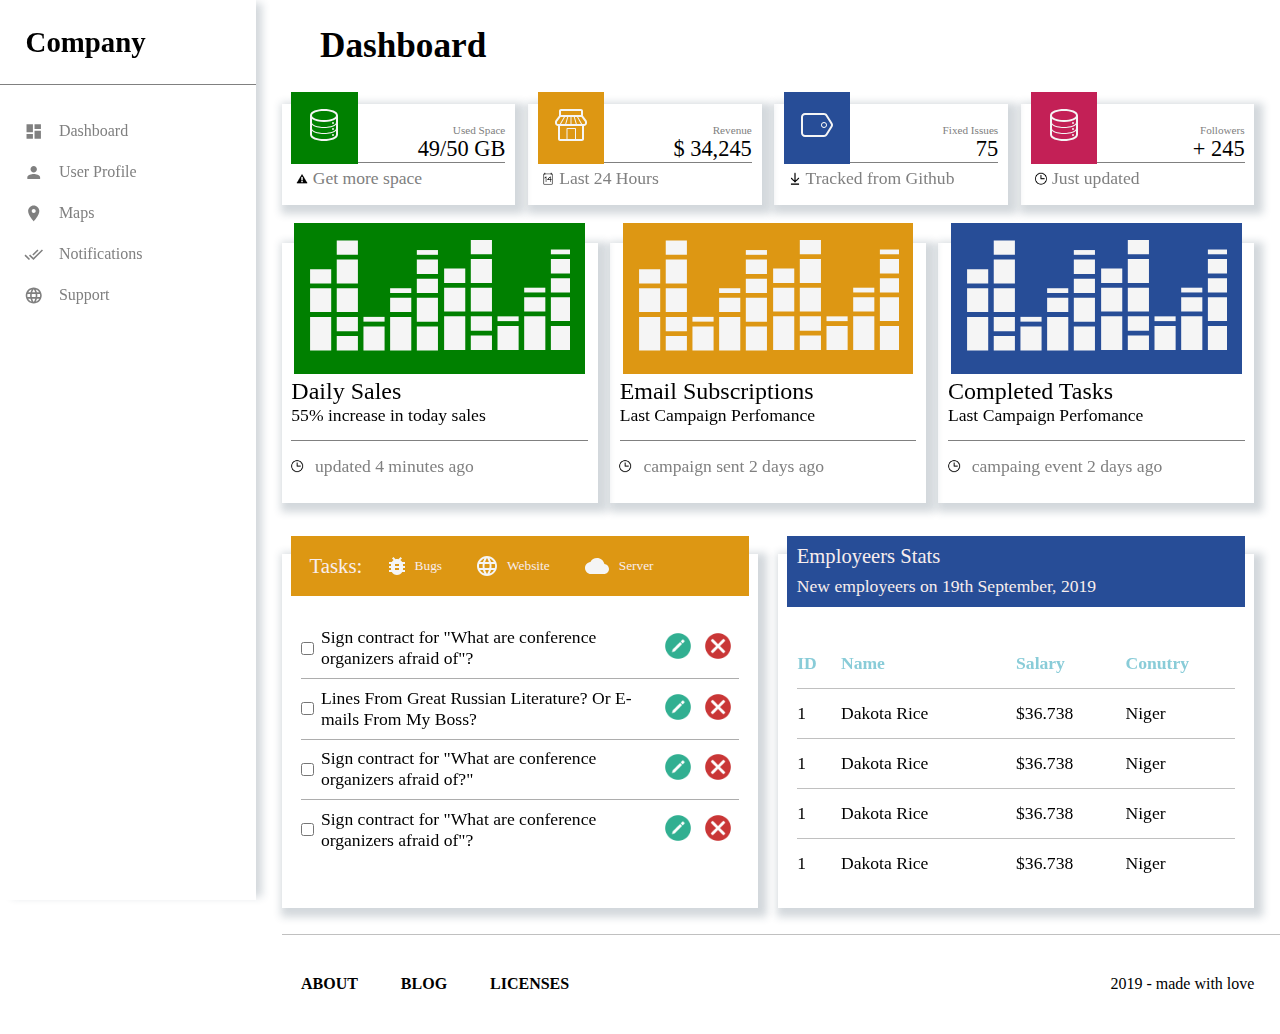
<file: Dashboard.html>
<!DOCTYPE html>
<html lang="en">
  <head>
    <meta charset="UTF-8" />
    <meta http-equiv="X-UA-Compatible" content="IE=edge" />
    <meta name="viewport" content="width=device-width, initial-scale=1.0" />
    <title>Document</title>
    <link rel="stylesheet" href="style.css" />
  </head>
  <body>
    <nav class="navigation">
      <span class="title-nav">Company</span>
      <ul class="navigation-list-ul">
        <li class="navigation-list-li">
          <a href="Dashboard.html" class="nav-link">Dashboard</a>
        </li>
        <li class="navigation-list-li">
          <a href="userprofile.html" class="nav-link">User Profile</a>
        </li>
        <li class="navigation-list-li">
          <a href="#" class="nav-link">Maps</a>
        </li>
        <li class="navigation-list-li">
          <a href="#" class="nav-link">Notifications</a>
        </li>
        <li class="navigation-list-li">
          <a href="#" class="nav-link">Support</a>
        </li>
      </ul>
    </nav>
    <main class="main-container">
      <button class="hide-button-nav">
        <img src="./menu.png" alt="" class="hide-button-img" />
      </button>
      <h1 class="main-title">Dashboard</h1>
      <section class="brief-information-container">
        <div class="card-brief">
          <div class="card-brief-content">
            <div class="brief-svg-container bg-green">
              <img src="data_white.svg" alt="" class="svg" />
            </div>
            <ul class="ul-info-list">
              <li class="li-info-item-name">Used Space</li>
              <li class="li-info-item-value">49/50 GB</li>
            </ul>
          </div>
          <div class="card-footer">
            <a href="#" class="card-link"
              ><span class="more-info-span more-info-span-space"
                >Get more space</span
              ></a
            >
          </div>
        </div>
        <div class="card-brief">
          <div class="card-brief-content">
            <div class="brief-svg-container bg-orange">
              <img src="shop_white.svg" alt="" class="svg" />
            </div>
            <ul class="ul-info-list">
              <li class="li-info-item-name">Revenue</li>
              <li class="li-info-item-value">$ 34,245</li>
            </ul>
          </div>
          <div class="card-footer">
            <a href="#" class="card-link"
              ><span class="more-info-span more-info-span-revenue"
                >Last 24 Hours</span
              ></a
            >
          </div>
        </div>
        <div class="card-brief">
          <div class="card-brief-content">
            <div class="brief-svg-container bg-blue">
              <img src="tag_white.svg" alt="" class="svg" />
            </div>
            <ul class="ul-info-list">
              <li class="li-info-item-name">Fixed Issues</li>
              <li class="li-info-item-value">75</li>
            </ul>
          </div>
          <div class="card-footer">
            <a href="#" class="card-link"
              ><span class="more-info-span more-info-span-download"
                >Tracked from Github</span
              ></a
            >
          </div>
        </div>
        <div class="card-brief">
          <div class="card-brief-content">
            <div class="brief-svg-container bg-red">
              <img src="./data_white.svg" alt="" class="svg" />
            </div>
            <ul class="ul-info-list">
              <li class="li-info-item-name">Followers</li>
              <li class="li-info-item-value">+ 245</li>
            </ul>
          </div>
          <div class="card-footer">
            <a href="#" class="card-link"
              ><span class="more-info-span more-info-span-followers"
                >Just updated</span
              ></a
            >
          </div>
        </div>
      </section>
      <section class="graphics-container">
        <div class="card-graphics">
          <div class="card-graphics-content">
            <div class="graphics-svg-container bg-green">
              <img src="graphics.svg" alt="" class="graphics-svg" />
            </div>
            <ul class="graphics-ul">
              <li class="graphics-title">Daily Sales</li>
              <li class="graphics-info">55% increase in today sales</li>
            </ul>
          </div>
          <div class="card-footer-graphics">
            <a href="#" class="card-link"
              ><span class="span-update-info">updated 4 minutes ago</span></a
            >
          </div>
        </div>
        <div class="card-graphics">
          <div class="card-graphics-content">
            <div class="graphics-svg-container bg-orange">
              <img src="graphics.svg" alt="" class="graphics-svg" />
            </div>
            <ul class="graphics-ul">
              <li class="graphics-title">Email Subscriptions</li>
              <li class="graphics-info">Last Campaign Perfomance</li>
            </ul>
          </div>
          <div class="card-footer-graphics">
            <a href="#" class="card-link"
              ><span class="span-update-info">campaign sent 2 days ago</span></a
            >
          </div>
        </div>
        <div class="card-graphics">
          <div class="card-graphics-content">
            <div class="graphics-svg-container bg-blue">
              <img src="graphics.svg" alt="" class="graphics-svg" />
            </div>
            <ul class="graphics-ul">
              <li class="graphics-title">Completed Tasks</li>
              <li class="graphics-info">Last Campaign Perfomance</li>
            </ul>
          </div>
          <div class="card-footer-graphics">
            <a href="#" class="card-link"
              ><span class="span-update-info"
                >campaing event 2 days ago</span
              ></a
            >
          </div>
        </div>
      </section>
      <section class="task_list-container">
        <div class="task-list-card">
          <div class="header-task-list bg-orange">
            <span class="group-btn-title">Tasks:</span>
            <button type="button" class="btn-tl btn-bugs">
              <img src="./bug.svg" alt="" />
              <span class="btn-name">Bugs</span>
            </button>
            <button type="button" class="btn-tl btn-website">
              <img src="./web.svg" alt="" /><span class="btn-name"
                >Website</span
              >
            </button>
            <button type="button" class="btn-tl btn-server">
              <img src="./cloud.svg" alt="" /><span class="btn-name"
                >Server</span
              >
            </button>
          </div>
          <div class="task-list-content">
            <ul class="task-list-ul">
              <li class="task-list-li">
                <input id="check1" type="checkbox" />
                <label for="check1" class="checkbox">
                  <span class="checkbox-name"
                    >Sign contract for "What are conference organizers afraid
                    of"?</span
                  >
                </label>
                <button class="btn-edit">
                  <img src="edit.png" alt="" class="btn_png" />
                </button>
                <button class="btn-edit">
                  <img src="remove.png" alt="" class="btn_png" />
                </button>
              </li>
              <li class="task-list-li">
                <input id="check2" type="checkbox" />
                <label for="check2" class="checkbox">
                  <span class="checkbox-name"
                    >Lines From Great Russian Literature? Or E-mails From My
                    Boss?</span
                  >
                </label>
                <button class="btn-edit">
                  <img src="edit.png" alt="" class="btn_png" />
                </button>
                <button class="btn-edit">
                  <img src="remove.png" alt="" class="btn_png" />
                </button>
              </li>
              <li class="task-list-li">
                <input id="check3" type="checkbox" />
                <label for="check3" class="checkbox">
                  <span class="checkbox-name"
                    >Sign contract for "What are conference organizers afraid
                    of?"</span
                  >
                </label>
                <button class="btn-edit">
                  <img src="edit.png" alt="" class="btn_png" />
                </button>
                <button class="btn-edit">
                  <img src="remove.png" alt="" class="btn_png" />
                </button>
              </li>
              <li class="task-list-li">
                <input id="check4" type="checkbox" />
                <label for="check4" class="checkbox">
                  <span class="checkbox-name"
                    >Sign contract for "What are conference organizers afraid
                    of"?</span
                  >
                </label>
                <button class="btn-edit">
                  <img src="edit.png" alt="" class="btn_png" />
                </button>
                <button class="btn-edit">
                  <img src="remove.png" alt="" class="btn_png" />
                </button>
              </li>
            </ul>
          </div>
        </div>
        <div class="staff-list-card">
          <div class="header-staff-list bg-blue">
            <h3 class="card-title">Employeers Stats</h3>
            <span>New employeers on 19th September, 2019</span>
          </div>
          <div class="staff-list-content">
            <table class="table-staff">
              <thead>
                <tr>
                  <th>ID</th>
                  <th>Name</th>
                  <th>Salary</th>
                  <th>Conutry</th>
                </tr>
              </thead>
              <tbody>
                <tr>
                  <td>1</td>
                  <td>Dakota Rice</td>
                  <td>$36.738</td>
                  <td>Niger</td>
                </tr>
                <tr>
                  <td>1</td>
                  <td>Dakota Rice</td>
                  <td>$36.738</td>
                  <td>Niger</td>
                </tr>
                <tr>
                  <td>1</td>
                  <td>Dakota Rice</td>
                  <td>$36.738</td>
                  <td>Niger</td>
                </tr>
                <tr>
                  <td>1</td>
                  <td>Dakota Rice</td>
                  <td>$36.738</td>
                  <td>Niger</td>
                </tr>
              </tbody>
            </table>
          </div>
        </div>
      </section>
    </main>
    <footer class="footer">
      <nav class="nav-footer">
        <ul class="ul-footer">
          <li class="li-footer"><a href="#" class="footer-link">ABOUT</a></li>
          <li class="li-footer"><a href="#" class="footer-link">BLOG</a></li>
          <li class="li-footer">
            <a href="#" class="footer-link">LICENSES</a>
          </li>
        </ul>
      </nav>
      <span>2019 - made with love</span>
    </footer>
  </body>
</html>
</file>
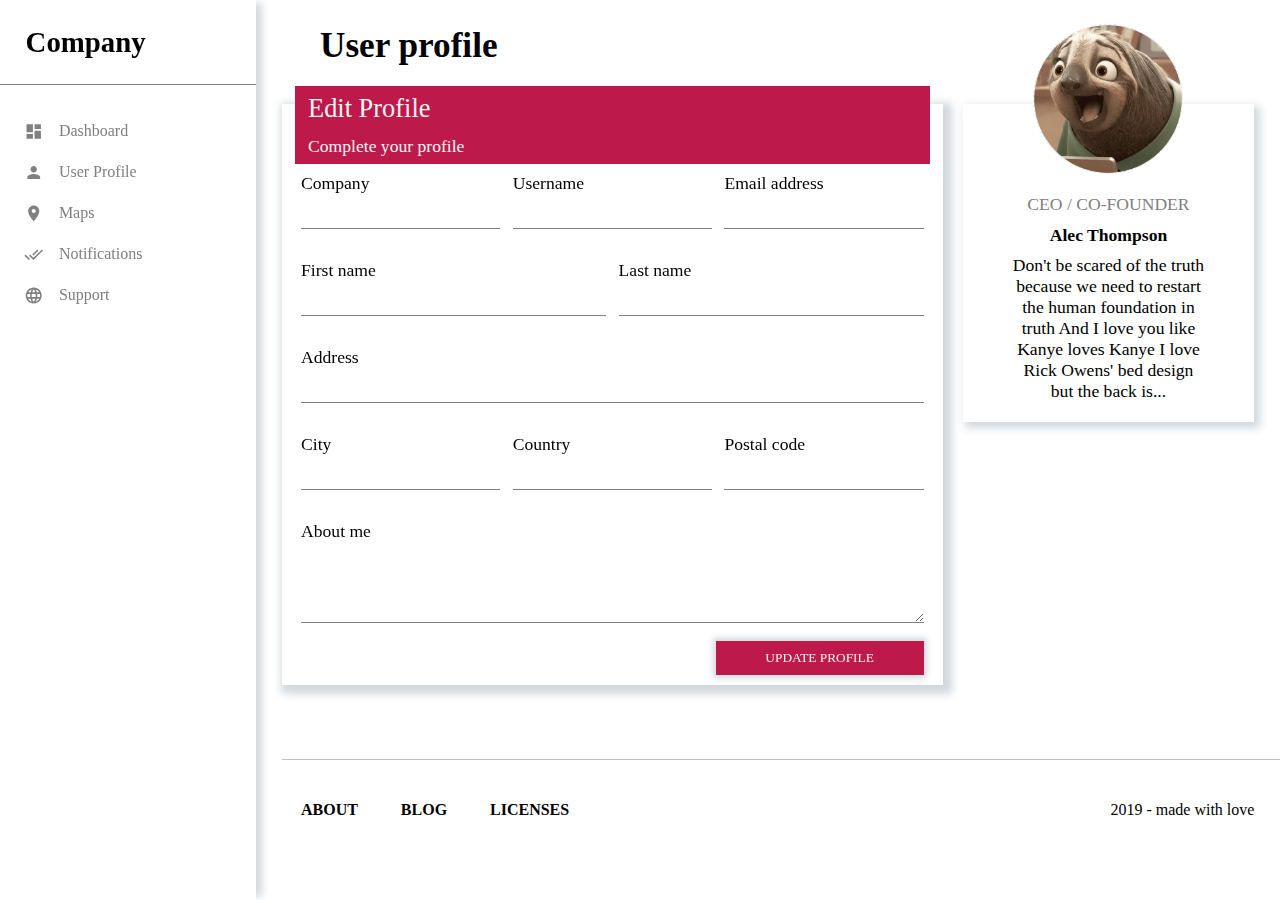
<file: userprofile.html>
<!DOCTYPE html>
<html lang="en">
  <head>
    <meta charset="UTF-8" />
    <meta http-equiv="X-UA-Compatible" content="IE=edge" />
    <meta name="viewport" content="width=device-width, initial-scale=1.0" />
    <title>Document</title>
    <link rel="stylesheet" href="userprofile.css" />
  </head>
  <body>
    <nav class="navigation">
      <span class="title-nav">Company</span>
      <ul class="navigation-list-ul">
        <li class="navigation-list-li">
          <a href="Dashboard.html" class="nav-link">Dashboard</a>
        </li>
        <li class="navigation-list-li">
          <a href="userprofile.html" class="nav-link">User Profile</a>
        </li>
        <li class="navigation-list-li">
          <a href="#" class="nav-link">Maps</a>
        </li>
        <li class="navigation-list-li">
          <a href="#" class="nav-link">Notifications</a>
        </li>
        <li class="navigation-list-li">
          <a href="#" class="nav-link">Support</a>
        </li>
      </ul>
    </nav>
    <main class="main-container">
      <button class="hide-button-nav">
        <img src="./menu.png" alt="" class="hide-button-img" />
      </button>
      <h1 class="main-title">User profile</h1>
      <section class="content-container">
        <article class="profile-div">
          <div class="avatar-container">
            <img src="avatar.png" alt="" class="avatar-img" />
          </div>
          <span class="name-profession">CEO / CO-FOUNDER</span>
          <span class="user-name">Alec Thompson</span>
          <p class="about-user-info">
            Don't be scared of the truth because we need to restart the human
            foundation in truth And I love you like Kanye loves Kanye I love
            Rick Owens' bed design but the back is...
          </p>
        </article>
        <form class="form-container">
          <div class="header-form">
            <h2 class="form-title">Edit Profile</h2>
            <span>Complete your profile</span>
          </div>
          <div class="input-container input-container-top">
            <div class="input-label_3child">
              <label for="company">
                <span class="description-input">Company</span>
              </label>
              <input type="text" class="input" id="company" />
            </div>
            <div class="input-label_3child">
              <label for="company">
                <span class="description-input">Username</span>
              </label>
              <input type="text" class="input" id="company" />
            </div>
            <div class="input-label_3child">
              <label for="company">
                <span class="description-input">Email address</span>
              </label>
              <input type="email" class="input" id="company" />
            </div>
          </div>
          <div class="input-container">
            <div class="input-label_2child">
              <label for="FN">
                <span class="description-input">First name</span>
              </label>
              <input type="text" class="input" id="FN" />
            </div>
            <div class="input-label_2child">
              <label for="LN">
                <span class="description-input">Last name</span>
              </label>
              <input type="text" class="input" id="LN" />
            </div>
          </div>
          <div class="input-container address-label">
            <label class="address-label" for="address">
              <span class="description-input">Address</span>
            </label>
            <input type="text" class="input" id="address" />
          </div>
          <div class="input-container">
            <div class="input-label_3child">
              <label for="City">
                <span class="description-input">City</span>
              </label>
              <input type="text" class="input" id="City" />
            </div>
            <div class="input-label_3child">
              <label for="Country">
                <span class="description-input">Country</span>
              </label>
              <input type="text" class="input" id="Country" />
            </div>
            <div class="input-label_3child">
              <label for="Postal">
                <span class="description-input">Postal code</span></label
              >
              <input type="text" class="input" id="Postal" />
            </div>
          </div>
          <label class="textarea-label">
            <span class="description-input">About me</span>
            <textarea cols="30" rows="5" class="text-area"></textarea>
          </label>
          <div class="button-container">
            <button type="submit" class="button-profile">UPDATE PROFILE</button>
          </div>
        </form>
      </section>
    </main>
    <footer class="footer">
      <nav class="nav-footer">
        <ul class="ul-footer">
          <li class="li-footer"><a href="#" class="footer-link">ABOUT</a></li>
          <li class="li-footer"><a href="#" class="footer-link">BLOG</a></li>
          <li class="li-footer">
            <a href="#" class="footer-link">LICENSES</a>
          </li>
        </ul>
      </nav>
      <span>2019 - made with love</span>
    </footer>
  </body>
</html>
</file>
<file: style.css>
* {
  box-sizing: border-box;
  margin: 0;
  padding: 0;
  font-family: Segoe UI;
}
html,
body {
  height: 100%;
}
.main-container {
  height: auto;
  font-size: 1.1rem;
}
.navigation {
  position: fixed;
  width: 20%;
  height: 100%;
  box-shadow: 9px 0px 8px -3px rgba(34, 60, 80, 0.2);
}
.hide-button-nav {
  position: absolute;
  width: 30px;
  height: 30px;
  top: 5.5%;
  left: 25%;
  background-color: inherit;
  border: none;
  display: none;
}
.hide-button-img {
  width: 100%;
}
.main-title {
  padding: 2% 1% 1% 25%;
}
.navigation-list-ul {
  list-style-type: none;
  padding: 10% 5% 0% 5%;
  height: 60%;
}
.navigation-list-li {
  color: grey;
  position: relative;
  cursor: pointer;
}
.navigation-list-li:first-child::before {
  content: "";
  position: absolute;
  left: -25%;
  top: 0;
  width: 100%;
  height: 100%;
  background: url("./dashboard_gray.svg") no-repeat left;
  transform: scale(0.4);
}
.navigation-list-li:nth-child(2)::before {
  content: "";
  position: absolute;
  left: -25%;
  top: 0;
  width: 100%;
  height: 100%;
  background: url("./account_gray.svg") no-repeat left;
  transform: scale(0.4);
}
.navigation-list-li:nth-child(3)::before {
  content: "";
  position: absolute;
  left: -25%;
  top: 0;
  width: 100%;
  height: 100%;
  background: url("./map_gray.svg") no-repeat left;
  transform: scale(0.4);
}
.navigation-list-li:nth-child(4)::before {
  content: "";
  position: absolute;
  left: -25%;
  top: 0;
  width: 100%;
  height: 100%;
  background: url("./notify_gray.svg") no-repeat left;
  transform: scale(0.4);
}
.navigation-list-li:nth-child(5)::before {
  content: "";
  position: absolute;
  left: -25%;
  top: 0;
  width: 100%;
  height: 100%;
  background: url("./support_gray.svg") no-repeat left;
  transform: scale(0.4);
}
.navigation-list-li:hover {
  background-color: #bd194b;
  color: white;
}
.navigation-list-li:first-child:hover:before {
  content: "";
  position: absolute;
  left: -25%;
  top: 0;
  width: 100%;
  height: 100%;
  background: url("dashboard_white.svg") no-repeat left;
  transform: scale(0.4);
}
.navigation-list-li:nth-child(2):hover:before {
  content: "";
  position: absolute;
  left: -25%;
  top: 0;
  width: 100%;
  height: 100%;
  background: url("account_white.svg") no-repeat left;
  transform: scale(0.4);
}
.navigation-list-li:nth-child(3):hover:before {
  content: "";
  position: absolute;
  left: -25%;
  top: 0;
  width: 100%;
  height: 100%;
  background: url("map_white.svg") no-repeat left;
  transform: scale(0.4);
}
.navigation-list-li:nth-child(4):hover:before {
  content: "";
  position: absolute;
  left: -25%;
  top: 0;
  width: 100%;
  height: 100%;
  background: url("notify_white.svg") no-repeat left;
  transform: scale(0.4);
}
.navigation-list-li:nth-child(5):hover:before {
  content: "";
  position: absolute;
  left: -25%;
  top: 0;
  width: 100%;
  height: 100%;
  background: url("support_white.svg") no-repeat left;
  transform: scale(0.4);
}

.title-nav {
  padding: 10%;
  border-bottom: 1px solid grey;
  font-weight: bold;
  font-size: 1.8rem;
  display: block;
}
.nav-link {
  text-decoration: none;
  color: inherit;
  display: block;
  width: 100%;
  padding: 5% 5% 5% 20%;
}
.brief-information-container {
  height: auto;
  min-height: 10vw;
  display: flex;
  padding: 2% 2% 1% 22%;
  width: 100%;
  justify-content: space-between;
}
.card-brief {
  width: 24%;
  box-shadow: 4px 4px 8px 5px rgba(34, 60, 80, 0.2);
  padding: 1%;
  min-height: 100px;
  max-height: 200px;
}
.card-brief-content {
  display: flex;
  justify-content: space-between;
  padding: 5% 0;
  position: relative;
  height: 60%;
  border-bottom: 1px solid grey;
}

.ul-info-list {
  list-style-type: none;
  padding-left: 40%;
  text-align: right;
  width: 100%;
}
.card-hr {
  width: 100%;
  background-color: grey;
  height: 1px;
}
.card-link {
  text-decoration: none;
  color: inherit;
  width: 100%;
}
.li-info-item-name {
  font-size: 0.7rem;
  color: grey;
}
.li-info-item-value {
  font-size: 1.4rem;
  font-weight: 500;
}
.card-footer {
  display: flex;
  align-items: center;
  height: 40%;
}
.more-info-span {
  color: grey;
  position: relative;
  padding-left: 10%;
  display: block;
}
.bg-green {
  background-color: green;
}
.bg-orange {
  background-color: rgb(221, 151, 19);
}
.bg-blue {
  background-color: #274d97;
}
.bg-red {
  background-color: #c32056;
}
.brief-svg-container {
  padding: 8%;
  margin-top: -15%;
  position: absolute;
}

.more-info-span-space::before {
  content: "";
  position: absolute;
  left: -45%;
  top: 0;
  width: 100%;
  height: 100%;
  background: url("./alert.png") no-repeat center;
  transform: scale(0.6);
}

.more-info-span-revenue::before {
  content: "";
  position: absolute;
  left: -45%;
  top: 0;
  width: 100%;
  height: 100%;
  background: url("calendar.png") no-repeat center;
  transform: scale(0.6);
}
.more-info-span-download::before {
  content: "";
  position: absolute;
  left: -45%;
  top: 0;
  width: 100%;
  height: 100%;
  background: url("down.png") no-repeat center;
  transform: scale(0.6);
}
.more-info-span-followers::before {
  content: "";
  position: absolute;
  left: -45%;
  top: 0;
  width: 100%;
  height: 100%;
  background: url("time.png") no-repeat center;
  transform: scale(0.6);
}
.graphics-container {
  display: flex;
  padding: 2% 2% 2% 22%;
  width: 100%;
  justify-content: space-between;
  align-items: center;
}
.card-graphics {
  width: 32.5%;
  box-shadow: 4px 4px 8px 5px rgba(34, 60, 80, 0.2);
  padding: 1%;
  position: relative;
  min-height: 260px;
  max-height: 20vw;
}
.card-graphics-content {
  padding-top: 40%;
  position: relative;
  border-bottom: 1px solid grey;
}
.graphics-svg-container {
  margin-top: -50%;
  position: absolute;
  left: 1%;
  right: 1%;
}
.graphics-svg {
  transform: scale(0.9);
  width: 100%;
}
.graphics-ul {
  list-style-type: none;
  margin-top: 2%;
}
.graphics-title {
  width: 100%;
  font-size: 1.5rem;
}
.graphics-info {
  padding-bottom: 5%;
}
.span-update-info {
  color: grey;
  position: relative;
  padding: 5% 5% 5% 8%;
  display: block;
}
.span-update-info::before {
  content: "";
  position: absolute;
  left: -48%;
  top: 0;
  width: 100%;
  height: 100%;
  background: url("time.png") no-repeat center;
  transform: scale(0.6);
}
.card-footer-graphics {
  width: 100%;
  height: 30%;
  min-height: 50px;
  display: flex;
  align-items: center;
}

.task_list-container {
  min-height: 20vw;
  display: flex;
  padding: 2% 2% 2% 22%;
  width: 100%;
  justify-content: space-between;
}
.task-list-card {
  box-shadow: 4px 4px 8px 5px rgba(34, 60, 80, 0.2);
  width: 49%;
  position: relative;
  padding: 3% 2% 2% 2%;
  min-height: 350px;
  max-height: 400px;
}
.header-task-list {
  position: absolute;
  margin-top: -10%;
  left: 2%;
  right: 2%;
  padding: 2% 2% 2% 2%;
  color: rgb(248, 237, 237);
  font-size: 1.3rem;
  display: flex;
  align-items: center;
}
.group-btn-title {
  padding: 2%;
}
.btn-tl {
  background-color: rgb(255, 255, 255, 0);
  border: none;
  padding: 2% 4% 2% 4%;
  display: flex;
  align-items: center;
  color: inherit;
}
.btn-tl:hover {
  background-color: rgb(231, 185, 98);
  cursor: pointer;
}
.btn-tl:active {
  background-color: rgb(230, 168, 55);
  box-shadow: 0px 0px 10px 4px rgba(34, 60, 80, 0.2);
}
.btn-name {
  padding-left: 10px;
}
.task-list-ul {
  list-style-type: none;
  padding-top: 35px;
}
.task-list-li {
  border-bottom: 1px solid rgb(173, 173, 173);
  padding: 2% 0 2% 0;
  display: flex;
  align-items: center;
}
.task-list-li:last-child {
  border-bottom: none;
}
.btn-edit {
  background-color: rgba(34, 60, 80, 0);
  border: none;
  cursor: pointer;
  padding: 0 1% 0 1%;
}
.btn-edit:active .btn_png {
  filter: invert(30%);
}
.checkbox {
  width: 85%;
}
.checkbox-name {
  padding-left: 2%;
  display: flex;
}
.btn_png {
  transform: scale(0.8);
}
.staff-list-card {
  box-shadow: 4px 4px 8px 5px rgba(34, 60, 80, 0.2);
  width: 49%;
  position: relative;
  padding: 3% 2% 2% 2%;
  max-height: 400px;
}
.header-staff-list {
  position: absolute;
  margin-top: -10%;
  left: 2%;
  right: 2%;
  padding: 0 2% 2% 2%;
  color: rgb(248, 237, 237);
  font-size: 1.1rem;
}
.card-title {
  width: 100%;
  padding: 2% 0 2% 0;
  font-weight: normal;
}
.staff-list-content {
  padding-top: 55px;
}
.table-staff {
  width: 100%;
  border-collapse: collapse;
}
.table-staff tr {
  height: 50px;
}
.table-staff thead {
  text-align: left;
  color: rgb(137, 204, 216);
}
.table-staff th:first-child {
  width: 10%;
}
.table-staff th:nth-child(2) {
  width: 40%;
}
.table-staff th:nth-child(3) {
  width: 25%;
}

.table-staff th:nth-child(4) {
  width: 25%;
}
.table-staff td {
  border-bottom: 1px solid rgb(192, 192, 192);
}
.table-staff th {
  border-bottom: 1px solid rgb(192, 192, 192);
}
.table-staff tr:last-child td {
  border: none;
}
.footer {
  margin-left: 22%;
  height: 100px;
  padding: 2% 2% 2% 0;
  display: flex;
  justify-content: space-between;
  align-items: center;
  border-top: 1px solid rgb(192, 192, 192);
}
.nav-footer {
  width: 40%;
}
.ul-footer {
  list-style-type: none;
}
.li-footer {
  display: inline-block;
  font-weight: bold;
  padding: 0 5% 0 5%;
}
.footer-link {
  text-decoration: none;
  color: inherit;
}
@media screen and (max-width: 1000px) and (min-width: 800px) {
  .brief-information-container {
    flex-direction: row;
    flex-wrap: wrap;
    height: 400px;
    align-items: center;
    padding-left: 30%;
    margin-bottom: 5%;
  }
  .card-brief {
    width: 49%;
    height: 40%;
    padding: 0% 4% 4% 4%;
    font-size: 1.2rem;
  }
  .brief-svg-container {
    margin-top: -10%;
  }
  .card-brief-content {
    height: 70%;
  }
  .li-info-item-name {
    font-size: 1rem;
  }
  .card-footer {
    height: 40%;
  }
  .more-info-span {
    font-size: 1rem;
  }
  .navigation {
    width: 25%;
  }
  .main-title {
    padding: 3% 1% 1% 30%;
  }
  .title-nav {
    padding: 10%;
  }
  .navigation-list-ul {
    font-size: 1.3rem;
  }
  .graphics-container {
    height: 300px;
    padding: 2% 5% 2% 30%;
  }
  .graphics-title {
    font-size: 1.3rem;
  }
  .card-graphics {
    width: 30%;
    padding: 2%;
  }
  .graphics-svg-container {
    margin-top: -60%;
    padding: 5%;
  }
  .span-update-info {
    padding-right: 0;
    padding-left: 12px;
    font-size: 0.9rem;
  }
  .task_list-container {
    padding: 5% 5% 2% 30%;
    width: 100%;
    display: block;
  }
  .task-list-card {
    width: 100%;
    height: 48%;
    padding: 3% 5% 5% 5%;
    max-height: 300px;
  }
  .header-task-list {
    left: 5%;
    right: 5%;
    margin-top: -5%;
  }
  .staff-list-card {
    margin-top: 10%;
    width: 100%;
    height: 500px;
    padding: 3% 5% 5% 5%;
  }
  .header-staff-list {
    left: 5%;
    right: 5%;
    margin-top: -5%;
  }
  .footer {
    margin-top: 5%;
    padding-left: 5%;
  }
  .nav-footer {
    width: 40%;
    font-size: 1rem;
  }
  .li-footer {
    padding: 0 3% 0 3%;
  }
  .footer {
    margin-left: 25%;
  }
}
@media screen and (max-width: 800px) and (min-width: 650px) {
  .navigation {
    display: none;
  }
  .brief-information-container {
    flex-direction: row;
    flex-wrap: wrap;
    height: 400px;
    padding-left: 5%;
  }
  .card-brief {
    width: 49%;
    height: 150px;
    padding: 2% 4%;
    font-size: 1.2rem;
  }
  .card-brief-content {
    padding-top: 0%;
    height: 60%;
  }
  .brief-svg-container {
    margin-top: -10%;
  }
  .li-info-item-name {
    font-size: 1rem;
  }
  .li-info-item-value {
    font-size: 1.8rem;
  }
  .card-footer {
    height: 40%;
  }
  .more-info-span {
    font-size: 1rem;
  }
  .navigation {
    width: 25%;
  }
  .main-title {
    padding: 3% 1% 5% 12%;
  }
  .title-nav {
    padding: 10%;
  }
  .hide-button-nav {
    top: 2.5%;
    left: 5%;
    display: unset;
  }
  .hide-button-nav:active .hide-button-img {
    transform: scale(1.2);
    filter: invert(80%);
  }
  .navigation-list-ul {
    font-size: 1.3rem;
  }
  .graphics-container {
    height: 300px;
    padding: 3% 5% 2% 5%;
  }
  .card-graphics {
    width: 30%;
    padding: 2%;
  }
  .graphics-svg-container {
    margin-top: -60%;
    padding: 5%;
  }
  .span-update-info {
    padding-right: 0;
    padding-left: 12px;
    font-size: 0.9rem;
  }
  .task_list-container {
    padding: 8% 5% 2% 5%;
    width: 100%;
    display: block;
  }
  .task-list-card {
    width: 100%;
    padding: 3% 3% 5% 3%;
    min-height: 300px;
    max-height: 400px;
    margin-bottom: 10%;
  }
  .header-task-list {
    left: 3%;
    right: 3%;
    margin-top: -7%;
  }
  .staff-list-card {
    width: 100%;
    padding: 3% 3% 5% 3%;
    align-self: flex-end;
    min-height: 300px;
  }
  .header-staff-list {
    left: 3%;
    right: 3%;
    margin-top: -7%;
  }
  .footer {
    margin-left: 5%;
    margin-top: 5%;
    padding-left: 0;
  }
  .nav-footer {
    width: 40%;
    font-size: 1rem;
  }
  .li-footer {
    padding: 0 3% 0 2%;
  }
}
@media screen and (max-width: 650px) and (min-width: 500px) {
  .navigation {
    display: none;
  }
  .brief-information-container {
    flex-direction: row;
    flex-wrap: wrap;
    height: 400px;
    padding-left: 5%;
  }
  .card-brief {
    width: 49%;
    height: 40%;
    padding: 4%;
    font-size: 1.2rem;
  }
  .card-brief-content {
    padding-top: 0%;
  }
  .brief-svg-container {
    margin-top: -40px;
  }
  .li-info-item-name {
    font-size: 1rem;
  }
  .li-info-item-value {
    font-size: 1.6rem;
  }
  .svg {
    width: 50px;
  }
  .card-footer {
    height: 60%;
  }
  .more-info-span {
    font-size: 0.9rem;
  }
  .main-title {
    padding: 4% 1% 5% 12%;
  }
  .hide-button-nav {
    top: 3%;
    left: 5%;
    display: unset;
  }
  .hide-button-nav:active .hide-button-img {
    transform: scale(1.2);
    filter: invert(80%);
  }
  .navigation-list-ul {
    font-size: 1.3rem;
  }
  .graphics-container {
    height: auto;
    padding: 0% 5%;
    display: block;
  }
  .card-graphics {
    width: 100%;
    padding: 5%;
    max-height: 400px;
    min-height: 300px;
    margin-top: 50px;
  }
  .graphics-svg-container {
    margin-top: -50%;
  }
  .graphics-ul {
    list-style-type: none;
    margin-top: 5%;
  }
  .card-footer-graphics {
    height: 18%;
  }
  .span-update-info {
    padding-right: 0;
    padding-left: 20px;
    font-size: 0.9rem;
  }

  .task_list-container {
    height: 800px;
    padding: 8% 5% 2% 5%;
    width: 100%;
    display: block;
  }
  .task-list-card {
    width: 100%;
    height: 45%;
    padding: 3% 5% 5% 5%;
    min-height: 320px;
    max-height: 350px;
    margin-bottom: 50px;
  }
  .header-task-list {
    left: 5%;
    right: 5%;
    margin-top: -7%;
  }
  .staff-list-card {
    width: 100%;
    height: 45%;
    padding: 3% 5% 5% 5%;
    align-self: flex-end;
    min-height: 250px;
    max-height: 320px;
  }
  .header-staff-list {
    left: 5%;
    right: 5%;
    margin-top: -7%;
  }
  .footer {
    margin-left: 5%;
    margin-top: 5%;
    padding-left: 0;
  }
  .nav-footer {
    width: 60%;
    font-size: 1rem;
  }
  .li-footer {
    padding: 0 3% 0 2%;
  }
}
@media screen and (max-width: 500px) {
  .navigation {
    display: none;
  }
  .brief-information-container {
    flex-direction: column;
    height: 800px;
    padding-left: 5%;
    margin-top: 5%;
    margin-bottom: 10%;
  }
  .card-brief {
    width: 100%;
    height: 150px;
    padding: 4%;
    font-size: 1.2rem;
  }
  .card-brief-content {
    padding-top: 0%;
  }
  .svg {
    width: 50px;
  }
  .brief-svg-container {
    margin-top: -35px;
    padding: 5%;
  }
  .li-info-item-name {
    font-size: 1.1rem;
  }
  .li-info-item-value {
    font-size: 1.8rem;
  }
  .card-footer {
    height: 50%;
  }
  .more-info-span {
    font-size: 1rem;
  }
  .main-title {
    padding: 5% 1% 5% 15%;
  }
  .title-nav {
    padding: 10%;
  }
  .hide-button-nav {
    top: 2.2%;
    left: 5%;
    display: unset;
  }
  .hide-button-nav:active .hide-button-img {
    transform: scale(1.2);
    filter: invert(80%);
  }
  .navigation-list-ul {
    font-size: 1.3rem;
  }
  .graphics-container {
    min-height: auto;
    padding: 2% 5% 0 5%;
    display: block;
  }
  .card-graphics {
    width: 100%;
    padding: 5%;
    min-height: auto;
    max-height: 400px;
    margin-bottom: 20%;
  }
  .graphics-svg-container {
    margin-top: -50%;
  }
  .graphics-ul {
    list-style-type: none;
    margin-top: 5%;
  }
  .card-footer-graphics {
    height: 18%;
  }
  .span-update-info {
    padding-right: 0;
    padding-left: 20px;
    font-size: 0.9rem;
  }

  .task_list-container {
    height: 900px;
    padding: 10% 5% 5% 5%;
    width: 100%;
    display: block;
  }
  .task-list-card {
    width: 100%;
    min-height: auto;
    padding: 3% 5% 5% 5%;
    margin-bottom: 20%;
  }
  .header-task-list {
    left: 5%;
    right: 5%;
    padding: 5%;
  }
  .task-list-content {
    padding-top: 5%;
  }
  .staff-list-card {
    width: 100%;
    padding: 3% 5% 0% 5%;
    align-self: flex-end;
    min-height: 300px;
  }
  .header-staff-list {
    left: 5%;
    right: 5%;
    padding: 5%;
  }
  .card-title {
    padding-top: 0;
  }
  .table-staff {
    margin-top: 5%;
  }
  .footer {
    margin-left: 5%;
    margin-top: 5%;
    padding-left: 0;
  }
  .nav-footer {
    width: 60%;
    font-size: 1rem;
  }
  .li-footer {
    padding: 0 3% 0 2%;
  }
}
</file>
<file: userprofile.css>
@import url(style.css);
.content-container {
  margin-left: 20%;
  padding: 2%;
}
.title-content {
  margin-bottom: 5%;
}
.profile-div {
  width: 30%;
  box-shadow: 4px 4px 8px 2px rgba(34, 60, 80, 0.2);
  float: right;
  text-align: center;
  padding: 0 5% 2% 5%;
  position: relative;
}
.avatar-container {
  position: absolute;
  margin-top: -80px;
  width: 100%;
  left: 0;
}
.avatar-img {
  border-radius: 50%;
  width: 150px;
}
.name-profession {
  display: block;
  color: grey;
  margin-top: 90px;
  margin-bottom: 5%;
}
.user-name {
  display: block;
  margin: 5%;
  font-weight: bold;
}
.form-container {
  width: 68%;
  box-shadow: 4px 4px 8px 5px rgba(34, 60, 80, 0.2);
  padding: 5% 2% 1% 2%;
  min-height: 450px;
  position: relative;
  margin-bottom: 5%;
}
.header-form {
  position: absolute;
  background-color: #bd194b;
  color: rgb(243, 243, 243);
  margin-top: -10%;
  padding: 1% 2%;
  left: 2%;
  right: 2%;
}
.form-title {
  font-weight: normal;
  margin-bottom: 2%;
}
.input-container-top {
  margin-top: 20px;
}
.input-container {
  display: flex;
  width: 100%;
  justify-content: space-between;
  margin-bottom: 5%;
}
.input-label_3child {
  width: 32%;
}
.description-input {
  display: block;
}
.input {
  border: none;
  border-bottom: 1px solid grey;
  height: 35px;
  width: 100%;
}
.input-label_2child {
  width: 49%;
}
.address-label {
  display: flex;
  flex-direction: column;
}
.textarea-label {
  width: 100%;
  display: block;
}
.text-area {
  width: 100%;
  border: none;
  border-bottom: 1px solid grey;
  height: 5%;
  margin-bottom: 2%;
}
.button-container {
  text-align: right;
}
.button-profile {
  background-color: #bd194b;
  border: none;
  color: rgb(243, 243, 243);
  box-shadow: 0px 0px 6px 3px rgba(34, 60, 80, 0.2);
  padding: 1.5% 8% 1.5% 8%;
}
.button-profile:hover {
  background-color: #811435;
}
.button-profile:active {
  background-color: #df275e;
  box-shadow: 0px 0px 6px 6px rgba(34, 60, 80, 0.2);
}
@media screen and (max-width: 1000px) and (min-width: 800px) {
  .content-container {
    margin-left: 25%;
    padding: 5% 2% 2% 2%;
  }
  .profile-div {
    padding: 5% 5% 2% 5%;
    width: 100%;
    float: none;
    margin-bottom: 10%;
  }
  .form-container {
    width: 100%;
    padding: 15% 3% 3% 3%;
  }
  .header-form {
    margin-top: -120px;
    padding: 3% 3%;
    left: 3%;
    right: 3%;
  }
  .button-profile {
    background-color: #bd194b;
    border: none;
    color: rgb(243, 243, 243);
    box-shadow: 0px 0px 6px 3px rgba(34, 60, 80, 0.2);
    padding: 2% 12% 2% 12%;
  }
}
@media screen and (max-width: 800px) {
  .content-container {
    margin-left: 0;
    padding: 5% 5% 2% 5%;
  }
  .profile-div {
    padding: 5% 5% 2% 5%;
    width: 100%;
    float: none;
    margin: 50px 0 50px 0;
  }
  .form-container {
    width: 100%;
    padding: 15% 3% 3% 3%;
    margin: 50px 0 50px 0;
  }
  .header-form {
    margin-top: -20%;
    padding: 3% 3%;
    left: 3%;
    right: 3%;
  }
  .button-profile {
    background-color: #bd194b;
    border: none;
    color: rgb(243, 243, 243);
    box-shadow: 0px 0px 6px 3px rgba(34, 60, 80, 0.2);
    padding: 2% 12% 2% 12%;
  }
  .footer {
    margin-left: 0;
    padding: 0 8%;
  }
}
</file>
